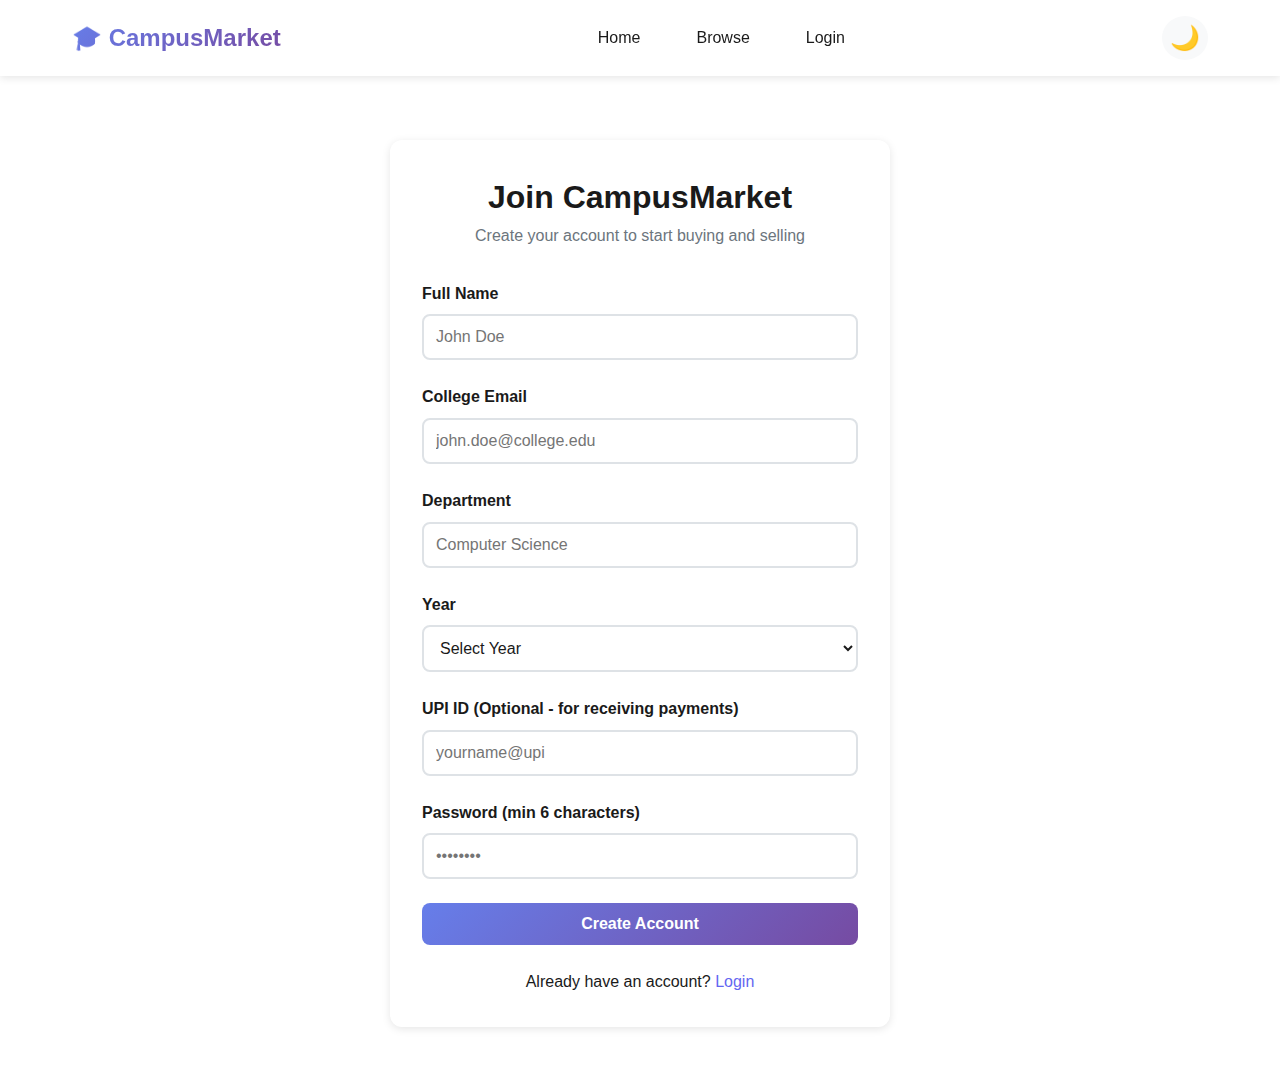
<file: signup.html>
<!DOCTYPE html>
<html lang="en">
<head>
    <meta charset="UTF-8">
    <meta name="viewport" content="width=device-width, initial-scale=1.0">
    <title>Sign Up - CampusMarket</title>
    <link rel="stylesheet" href="css/styles.css">
</head>
<body>
    <nav class="navbar">
        <div class="nav-container">
            <a href="index.html" class="logo">🎓 CampusMarket</a>
            <div class="nav-links">
                <a href="index.html">Home</a>
                <a href="browse.html">Browse</a>
                <a href="login.html">Login</a>
            </div>
            <button id="themeToggle" class="theme-toggle" onclick="toggleTheme()">🌙</button>
        </div>
    </nav>

    <div class="container">
        <div class="form-container">
            <h1 class="text-center">Join CampusMarket</h1>
            <p class="text-center" style="color: var(--text-secondary); margin-bottom: 2rem;">Create your account to start buying and selling</p>
            
            <form id="signupForm">
                <div class="form-group">
                    <label for="name">Full Name</label>
                    <input type="text" id="name" required placeholder="John Doe">
                </div>
                
                <div class="form-group">
                    <label for="email">College Email</label>
                    <input type="email" id="email" required placeholder="john.doe@college.edu">
                </div>
                
                <div class="form-group">
                    <label for="department">Department</label>
                    <input type="text" id="department" required placeholder="Computer Science">
                </div>
                
                <div class="form-group">
                    <label for="year">Year</label>
                    <select id="year" required>
                        <option value="">Select Year</option>
                        <option value="1st Year">1st Year</option>
                        <option value="2nd Year">2nd Year</option>
                        <option value="3rd Year">3rd Year</option>
                        <option value="4th Year">4th Year</option>
                        <option value="Graduate">Graduate</option>
                    </select>
                </div>
                
                <div class="form-group">
                    <label for="upiId">UPI ID (Optional - for receiving payments)</label>
                    <input type="text" id="upiId" placeholder="yourname@upi">
                </div>
                
                <div class="form-group">
                    <label for="password">Password (min 6 characters)</label>
                    <input type="password" id="password" required minlength="6" placeholder="••••••••">
                </div>
                
                <div id="errorMessage" style="color: red; margin-bottom: 1rem; display: none;"></div>
                <div id="successMessage" style="color: green; margin-bottom: 1rem; display: none;"></div>
                
                <button type="submit" class="btn-primary" style="width: 100%;">Create Account</button>
            </form>
            
            <p class="text-center" style="margin-top: 1.5rem;">
                Already have an account? <a href="login.html">Login</a>
            </p>
        </div>
    </div>

    <script>
        // Theme toggle
        function toggleTheme() {
            const currentTheme = document.documentElement.getAttribute('data-theme') || 'light';
            const newTheme = currentTheme === 'light' ? 'dark' : 'light';
            document.documentElement.setAttribute('data-theme', newTheme);
            localStorage.setItem('theme', newTheme);
            document.getElementById('themeToggle').innerHTML = newTheme === 'light' ? '🌙' : '☀️';
        }
        
        const savedTheme = localStorage.getItem('theme') || 'light';
        document.documentElement.setAttribute('data-theme', savedTheme);
        document.getElementById('themeToggle').innerHTML = savedTheme === 'light' ? '🌙' : '☀️';
        
        // Signup form handling
        document.getElementById('signupForm').addEventListener('submit', async (e) => {
            e.preventDefault();
            
            const formData = {
                name: document.getElementById('name').value,
                email: document.getElementById('email').value,
                department: document.getElementById('department').value,
                year: document.getElementById('year').value,
                upiId: document.getElementById('upiId').value,
                password: document.getElementById('password').value
            };
            
            const errorDiv = document.getElementById('errorMessage');
            const successDiv = document.getElementById('successMessage');
            errorDiv.style.display = 'none';
            successDiv.style.display = 'none';
            
            try {
                const response = await fetch('http://localhost:5000/api/auth/signup', {
                    method: 'POST',
                    headers: { 'Content-Type': 'application/json' },
                    body: JSON.stringify(formData)
                });
                
                const data = await response.json();
                
                if (data.success) {
                    localStorage.setItem('token', data.token);
                    localStorage.setItem('user', JSON.stringify(data.user));
                    
                    successDiv.textContent = 'Account created successfully! Redirecting...';
                    successDiv.style.display = 'block';
                    
                    setTimeout(() => {
                        window.location.href = 'dashboard.html';
                    }, 1500);
                } else {
                    errorDiv.textContent = data.message || 'Signup failed';
                    errorDiv.style.display = 'block';
                }
            } catch (error) {
                errorDiv.textContent = 'Error: Cannot connect to server. Make sure backend is running on http://localhost:5000';
                errorDiv.style.display = 'block';
            }
        });
    </script>
</body>
</html>
</file>
<file: css/styles.css>
/* frontend/css/styles.css - Complete styles with dark/light mode */

/* ===== CSS VARIABLES ===== */
:root[data-theme="light"] {
  --bg-primary: #ffffff;
  --bg-secondary: #f8f9fa;
  --bg-card: #ffffff;
  --text-primary: #1a1a1a;
  --text-secondary: #6c757d;
  --text-muted: #adb5bd;
  --border-color: #dee2e6;
  --shadow: 0 2px 8px rgba(0,0,0,0.1);
  --shadow-hover: 0 4px 16px rgba(0,0,0,0.15);
  
  /* Brand colors - vibrant college theme */
  --primary: #6366f1;
  --primary-dark: #4f46e5;
  --secondary: #8b5cf6;
  --success: #10b981;
  --danger: #ef4444;
  --warning: #f59e0b;
  --info: #3b82f6;
  
  /* Gradients */
  --gradient-primary: linear-gradient(135deg, #667eea 0%, #764ba2 100%);
  --gradient-secondary: linear-gradient(135deg, #f093fb 0%, #f5576c 100%);
  --gradient-success: linear-gradient(135deg, #4facfe 0%, #00f2fe 100%);
}

:root[data-theme="dark"] {
  --bg-primary: #1a1a2e;
  --bg-secondary: #16213e;
  --bg-card: #0f3460;
  --text-primary: #eaeaea;
  --text-secondary: #b8b8b8;
  --text-muted: #6c757d;
  --border-color: #2d3748;
  --shadow: 0 2px 8px rgba(0,0,0,0.3);
  --shadow-hover: 0 4px 16px rgba(0,0,0,0.5);
  
  --primary: #7c3aed;
  --primary-dark: #6d28d9;
  --secondary: #a78bfa;
  --success: #34d399;
  --danger: #f87171;
  --warning: #fbbf24;
  --info: #60a5fa;
  
  --gradient-primary: linear-gradient(135deg, #667eea 0%, #764ba2 100%);
  --gradient-secondary: linear-gradient(135deg, #f093fb 0%, #f5576c 100%);
  --gradient-success: linear-gradient(135deg, #4facfe 0%, #00f2fe 100%);
}

/* ===== RESET & BASE ===== */
* {
  margin: 0;
  padding: 0;
  box-sizing: border-box;
}

body {
  font-family: 'Segoe UI', Tahoma, Geneva, Verdana, sans-serif;
  background-color: var(--bg-primary);
  color: var(--text-primary);
  line-height: 1.6;
  transition: background-color 0.3s, color 0.3s;
}

a {
  color: var(--primary);
  text-decoration: none;
  transition: color 0.3s;
}

a:hover {
  color: var(--primary-dark);
}

img {
  max-width: 100%;
  height: auto;
  display: block;
}

/* ===== NAVBAR ===== */
.navbar {
  background: var(--bg-card);
  box-shadow: var(--shadow);
  position: sticky;
  top: 0;
  z-index: 1000;
  transition: all 0.3s;
}

.nav-container {
  max-width: 1200px;
  margin: 0 auto;
  padding: 1rem 2rem;
  display: flex;
  justify-content: space-between;
  align-items: center;
  gap: 2rem;
}

.logo {
  font-size: 1.5rem;
  font-weight: bold;
  background: var(--gradient-primary);
  -webkit-background-clip: text;
  -webkit-text-fill-color: transparent;
  background-clip: text;
}

.nav-links {
  display: flex;
  align-items: center;
  gap: 1.5rem;
  flex-wrap: wrap;
}

.nav-links a {
  color: var(--text-primary);
  padding: 0.5rem 1rem;
  border-radius: 8px;
  transition: all 0.3s;
}

.nav-links a:hover {
  background: var(--bg-secondary);
  transform: translateY(-2px);
}

.theme-toggle {
  background: var(--bg-secondary);
  border: none;
  font-size: 1.5rem;
  cursor: pointer;
  padding: 0.5rem;
  border-radius: 50%;
  transition: transform 0.3s;
}

.theme-toggle:hover {
  transform: rotate(180deg);
}

.user-name {
  color: var(--text-secondary);
  font-size: 0.9rem;
}

/* ===== BUTTONS ===== */
.btn, .btn-primary, .btn-secondary, .btn-danger, .btn-success {
  padding: 0.75rem 1.5rem;
  border: none;
  border-radius: 8px;
  cursor: pointer;
  font-size: 1rem;
  font-weight: 600;
  transition: all 0.3s;
  display: inline-block;
  text-align: center;
}

.btn-primary {
  background: var(--gradient-primary);
  color: white;
}

.btn-primary:hover {
  transform: translateY(-2px);
  box-shadow: var(--shadow-hover);
}

.btn-secondary {
  background: var(--bg-secondary);
  color: var(--text-primary);
  border: 2px solid var(--border-color);
}

.btn-secondary:hover {
  background: var(--primary);
  color: white;
  border-color: var(--primary);
}

.btn-danger {
  background: var(--danger);
  color: white;
}

.btn-success {
  background: var(--success);
  color: white;
}

.btn-sm {
  padding: 0.5rem 1rem;
  font-size: 0.9rem;
}

/* ===== HERO SECTION ===== */
.hero {
  background: var(--gradient-primary);
  color: white;
  padding: 4rem 2rem;
  text-align: center;
}

.hero h1 {
  font-size: 3rem;
  margin-bottom: 1rem;
  animation: fadeInUp 0.6s;
}

.hero p {
  font-size: 1.2rem;
  margin-bottom: 2rem;
  opacity: 0.9;
  animation: fadeInUp 0.6s 0.2s both;
}

.hero-search {
  max-width: 600px;
  margin: 0 auto;
  display: flex;
  gap: 1rem;
  animation: fadeInUp 0.6s 0.4s both;
}

.hero-search input, .hero-search select {
  flex: 1;
  padding: 1rem;
  border: none;
  border-radius: 8px;
  font-size: 1rem;
}

/* ===== CONTAINER & GRID ===== */
.container {
  max-width: 1200px;
  margin: 0 auto;
  padding: 2rem;
}

.section-title {
  font-size: 2rem;
  margin-bottom: 2rem;
  text-align: center;
  background: var(--gradient-primary);
  -webkit-background-clip: text;
  -webkit-text-fill-color: transparent;
  background-clip: text;
}

.grid {
  display: grid;
  grid-template-columns: repeat(auto-fill, minmax(280px, 1fr));
  gap: 2rem;
  margin-bottom: 3rem;
}

/* ===== CARDS ===== */
.card {
  background: var(--bg-card);
  border-radius: 12px;
  overflow: hidden;
  box-shadow: var(--shadow);
  transition: all 0.3s;
}

.card:hover {
  transform: translateY(-5px);
  box-shadow: var(--shadow-hover);
}

.card-img {
  width: 100%;
  height: 200px;
  object-fit: cover;
}

.card-body {
  padding: 1.5rem;
}

.card-title {
  font-size: 1.2rem;
  margin-bottom: 0.5rem;
  color: var(--text-primary);
}

.card-text {
  color: var(--text-secondary);
  font-size: 0.95rem;
  margin-bottom: 1rem;
}

.card-price {
  font-size: 1.5rem;
  font-weight: bold;
  color: var(--primary);
  margin-bottom: 0.5rem;
}

.card-meta {
  display: flex;
  justify-content: space-between;
  flex-wrap: wrap;
  gap: 0.5rem;
  font-size: 0.85rem;
  color: var(--text-muted);
  margin-bottom: 1rem;
}

.badge {
  display: inline-block;
  padding: 0.25rem 0.75rem;
  border-radius: 20px;
  font-size: 0.85rem;
  font-weight: 600;
}

.badge-primary {
  background: var(--primary);
  color: white;
}

.badge-success {
  background: var(--success);
  color: white;
}

.badge-warning {
  background: var(--warning);
  color: white;
}

/* ===== FORMS ===== */
.form-container {
  max-width: 500px;
  margin: 2rem auto;
  padding: 2rem;
  background: var(--bg-card);
  border-radius: 12px;
  box-shadow: var(--shadow);
}

.form-group {
  margin-bottom: 1.5rem;
}

.form-group label {
  display: block;
  margin-bottom: 0.5rem;
  font-weight: 600;
  color: var(--text-primary);
}

.form-group input,
.form-group select,
.form-group textarea {
  width: 100%;
  padding: 0.75rem;
  border: 2px solid var(--border-color);
  border-radius: 8px;
  font-size: 1rem;
  background: var(--bg-primary);
  color: var(--text-primary);
  transition: border-color 0.3s;
}

.form-group input:focus,
.form-group select:focus,
.form-group textarea:focus {
  outline: none;
  border-color: var(--primary);
}

.form-group textarea {
  resize: vertical;
  min-height: 100px;
}

.error-message {
  color: var(--danger);
  font-size: 0.9rem;
  margin-top: 0.5rem;
}

.success-message {
  color: var(--success);
  font-size: 0.9rem;
  margin-top: 0.5rem;
}

/* ===== FILTERS ===== */
.filters {
  background: var(--bg-card);
  padding: 1.5rem;
  border-radius: 12px;
  margin-bottom: 2rem;
  box-shadow: var(--shadow);
}

.filter-row {
  display: flex;
  gap: 1rem;
  flex-wrap: wrap;
  align-items: end;
}

.filter-group {
  flex: 1;
  min-width: 200px;
}

/* ===== LISTING DETAIL ===== */
.listing-detail {
  display: grid;
  grid-template-columns: 1fr 1fr;
  gap: 2rem;
  margin-bottom: 2rem;
}

.listing-image img {
  width: 100%;
  border-radius: 12px;
  box-shadow: var(--shadow);
}

.listing-info {
  background: var(--bg-card);
  padding: 2rem;
  border-radius: 12px;
  box-shadow: var(--shadow);
}

.listing-actions {
  display: flex;
  gap: 1rem;
  margin-top: 1.5rem;
}

/* ===== DASHBOARD ===== */
.dashboard-stats {
  display: grid;
  grid-template-columns: repeat(auto-fit, minmax(200px, 1fr));
  gap: 1.5rem;
  margin-bottom: 2rem;
}

.stat-card {
  background: var(--gradient-primary);
  color: white;
  padding: 1.5rem;
  border-radius: 12px;
  text-align: center;
}

.stat-value {
  font-size: 2.5rem;
  font-weight: bold;
}

.stat-label {
  font-size: 0.9rem;
  opacity: 0.9;
}

/* ===== CHAT ===== */
.chat-container {
  display: grid;
  grid-template-columns: 300px 1fr;
  gap: 1rem;
  height: calc(100vh - 200px);
}

.conversation-list {
  background: var(--bg-card);
  border-radius: 12px;
  padding: 1rem;
  overflow-y: auto;
}

.conversation-item {
  padding: 1rem;
  border-radius: 8px;
  margin-bottom: 0.5rem;
  cursor: pointer;
  transition: background 0.3s;
}

.conversation-item:hover,
.conversation-item.active {
  background: var(--bg-secondary);
}

.chat-window {
  background: var(--bg-card);
  border-radius: 12px;
  display: flex;
  flex-direction: column;
}

.messages-area {
  flex: 1;
  padding: 1rem;
  overflow-y: auto;
}

.message {
  margin-bottom: 1rem;
  padding: 0.75rem 1rem;
  border-radius: 12px;
  max-width: 70%;
}

.message.sent {
  background: var(--primary);
  color: white;
  margin-left: auto;
}

.message.received {
  background: var(--bg-secondary);
  color: var(--text-primary);
}

.chat-input-area {
  padding: 1rem;
  border-top: 2px solid var(--border-color);
  display: flex;
  gap: 1rem;
}

.chat-input-area input {
  flex: 1;
}

/* ===== TABLE (Admin) ===== */
.table-container {
  overflow-x: auto;
  background: var(--bg-card);
  border-radius: 12px;
  padding: 1rem;
  box-shadow: var(--shadow);
}

table {
  width: 100%;
  border-collapse: collapse;
}

th, td {
  padding: 1rem;
  text-align: left;
  border-bottom: 1px solid var(--border-color);
}

th {
  background: var(--bg-secondary);
  font-weight: 600;
}

tr:hover {
  background: var(--bg-secondary);
}

/* ===== ANIMATIONS ===== */
@keyframes fadeInUp {
  from {
    opacity: 0;
    transform: translateY(20px);
  }
  to {
    opacity: 1;
    transform: translateY(0);
  }
}

.fade-in {
  animation: fadeInUp 0.6s;
}

/* ===== RESPONSIVE ===== */
@media (max-width: 768px) {
  .nav-container {
    flex-direction: column;
    padding: 1rem;
  }
  
  .hero h1 {
    font-size: 2rem;
  }
  
  .hero-search {
    flex-direction: column;
  }
  
  .grid {
    grid-template-columns: 1fr;
  }
  
  .listing-detail {
    grid-template-columns: 1fr;
  }
  
  .chat-container {
    grid-template-columns: 1fr;
  }
  
  .filter-row {
    flex-direction: column;
  }
  
  .listing-actions {
    flex-direction: column;
  }
}

/* ===== UTILITY CLASSES ===== */
.text-center { text-align: center; }
.mt-1 { margin-top: 0.5rem; }
.mt-2 { margin-top: 1rem; }
.mb-1 { margin-bottom: 0.5rem; }
.mb-2 { margin-bottom: 1rem; }
.hidden { display: none; }
.loading {
  text-align: center;
  padding: 2rem;
  color: var(--text-secondary);
}
</file>
